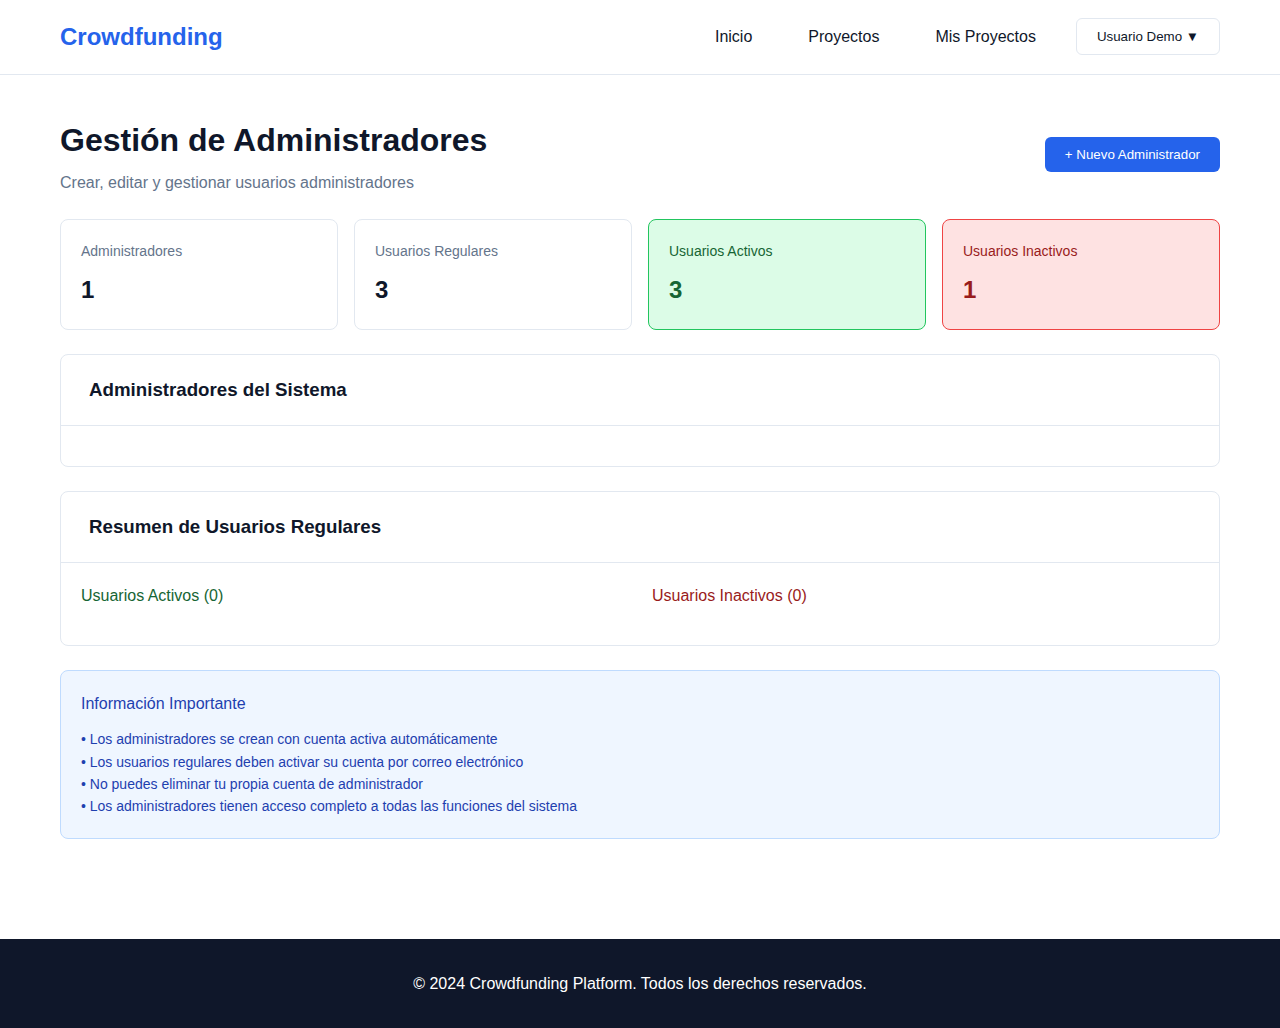
<file: admin-users.html>
<!DOCTYPE html>
<html lang="es">
<head>
  <meta charset="UTF-8">
  <meta name="viewport" content="width=device-width, initial-scale=1.0">
  <title>Gestión de Usuarios - Admin</title>
  <link rel="stylesheet" href="styles.css">
</head>
<body>
  <header>
    <div class="container">
      <a href="index.html" class="logo">Crowdfunding</a>
      <nav id="mainNav"></nav>
    </div>
  </header>

  <main>
    <div class="container">
      <div class="flex justify-between items-center mb-6">
        <div class="flex items-center gap-3">
          <span style="font-size: 32px;" aria-hidden="true"></span>
          <div>
            <h1 style="font-size: 32px; font-weight: 700; margin-bottom: 4px;">Gestión de Administradores</h1>
            <p class="text-muted">Crear, editar y gestionar usuarios administradores</p>
          </div>
        </div>
  <button class="btn btn-primary" onclick="openCreateModal()">+ Nuevo Administrador</button>
      </div>

      <div class="grid grid-cols-4 gap-4 mb-6">
        <div class="card">
          <div class="card-content">
            <div class="text-sm text-muted mb-2">Administradores</div>
            <div style="font-size: 24px; font-weight: 700;" id="adminCount">0</div>
          </div>
        </div>
        <div class="card">
          <div class="card-content">
            <div class="text-sm text-muted mb-2">Usuarios Regulares</div>
            <div style="font-size: 24px; font-weight: 700;" id="userCount">0</div>
          </div>
        </div>
        <div class="card" style="background: #dcfce7; border-color: #22c55e;">
          <div class="card-content">
            <div class="text-sm mb-2" style="color: #166534;">Usuarios Activos</div>
            <div style="font-size: 24px; font-weight: 700; color: #166534;" id="activeCount">0</div>
          </div>
        </div>
        <div class="card" style="background: #fee2e2; border-color: #ef4444;">
          <div class="card-content">
            <div class="text-sm mb-2" style="color: #991b1b;">Usuarios Inactivos</div>
            <div style="font-size: 24px; font-weight: 700; color: #991b1b;" id="inactiveCount">0</div>
          </div>
        </div>
      </div>

      <div class="card mb-6">
        <div class="card-header">
            <h3 style="font-weight: 600; display: flex; align-items: center; gap: 8px;">
            <span aria-hidden="true"></span>
            <span>Administradores del Sistema</span>
          </h3>
        </div>
        <div class="card-content" id="adminsList"></div>
      </div>

      <div class="card">
        <div class="card-header">
            <h3 style="font-weight: 600; display: flex; align-items: center; gap: 8px;">
            <span aria-hidden="true"></span>
            <span>Resumen de Usuarios Regulares</span>
          </h3>
        </div>
        <div class="card-content">
          <div class="grid grid-cols-2 gap-6">
            <div>
              <h4 style="font-weight: 500; margin-bottom: 16px; color: #166534;">Usuarios Activos (<span id="activeUserCount">0</span>)</h4>
              <div id="activeUsersList"></div>
            </div>
            <div>
              <h4 style="font-weight: 500; margin-bottom: 16px; color: #991b1b;">Usuarios Inactivos (<span id="inactiveUserCount">0</span>)</h4>
              <div id="inactiveUsersList"></div>
            </div>
          </div>
        </div>
      </div>

      <div class="card mt-6" style="background: #eff6ff; border-color: #bfdbfe;">
        <div class="card-content">
          <h4 style="font-weight: 500; color: #1e40af; margin-bottom: 12px;">Información Importante</h4>
          <ul class="text-sm" style="color: #1e40af; list-style: none;">
            <li>• Los administradores se crean con cuenta activa automáticamente</li>
            <li>• Los usuarios regulares deben activar su cuenta por correo electrónico</li>
            <li>• No puedes eliminar tu propia cuenta de administrador</li>
            <li>• Los administradores tienen acceso completo a todas las funciones del sistema</li>
          </ul>
        </div>
      </div>
    </div>
  </main>

  <div class="modal" id="userModal">
    <div class="modal-content">
      <div class="modal-header">
        <h2 class="modal-title" id="modalTitle">Crear Nuevo Administrador</h2>
        <button class="modal-close" onclick="closeUserModal()">×</button>
      </div>
      <div>
        <div class="form-group">
          <label class="label">Nombre Completo</label>
          <input type="text" id="userName" class="input" placeholder="Nombre del administrador">
        </div>
        <div class="form-group">
          <label class="label">Correo Electrónico</label>
          <input type="email" id="userEmail" class="input" placeholder="admin@ejemplo.com">
        </div>
        <div class="form-group">
          <label class="label">Contraseña</label>
          <input type="password" id="userPassword" class="input" placeholder="Contraseña temporal">
        </div>
        <div class="flex gap-2">
          <button class="btn btn-primary" style="flex: 1;" onclick="saveUser()">Crear Administrador</button>
          <button class="btn btn-outline" style="flex: 1;" onclick="closeUserModal()">Cancelar</button>
        </div>
      </div>
    </div>
  </div>

  <footer>
    <div class="container">
      <p>&copy; 2024 Crowdfunding Platform. Todos los derechos reservados.</p>
    </div>
  </footer>

  <script src="data.js"></script>
  <script>
  (function(){ if (typeof window.updateNavigation === 'function') return; 
  if (typeof window.logout !== 'function') window.logout = function(){};
    function _getNavUser(){ if (typeof getCurrentUser === 'function'){ try{ const u = getCurrentUser(); if (u) return u; }catch(e){} } return { name: 'Usuario Demo', email: 'demo@ejemplo.com', role: 'user' }; }
    window.updateNavigation = function(){ const nav = document.getElementById('mainNav'); if (!nav) return; const user = _getNavUser(); if (!user){ nav.innerHTML = `<a href="index.html">Inicio</a><a href="projects.html">Proyectos</a><a href="login.html" class="btn btn-primary">Iniciar Sesión</a>`; } else if (user.role === 'admin'){ nav.innerHTML = `<a href="index.html">Inicio</a><a href="projects.html">Proyectos</a><a href="admin-projects.html">Gestión Proyectos</a><a href="admin-users.html">Gestión Usuarios</a><div class="user-menu"><button class="btn btn-outline" onclick="toggleUserMenu()">${user.name} ▼</button><div class="dropdown-menu" id="userDropdown"><span class="dropdown-item" style="font-weight: 600; cursor: default;">Administrador</span><div class="separator" style="margin: 8px 0;"></div><a href="favorites.html" class="dropdown-item">Favoritos</a><a href="my-donations.html" class="dropdown-item">Mis Aportes</a><div class="separator" style="margin: 8px 0;"></div><span class="dropdown-item" onclick="logout()">Cerrar Sesión</span></div></div>`; } else { nav.innerHTML = `<a href="index.html">Inicio</a><a href="projects.html">Proyectos</a><a href="my-projects.html">Mis Proyectos</a><div class="user-menu"><button class="btn btn-outline" onclick="toggleUserMenu()">${user.name} ▼</button><div class="dropdown-menu" id="userDropdown"><span class="dropdown-item" style="font-weight: 600; cursor: default;">${user.email}</span><div class="separator" style="margin: 8px 0;"></div><a href="my-projects.html" class="dropdown-item">Mis Proyectos</a><a href="my-donations.html" class="dropdown-item">Mis Aportes</a><a href="favorites.html" class="dropdown-item">Favoritos</a><div class="separator" style="margin: 8px 0;"></div><span class="dropdown-item" onclick="logout()">Cerrar Sesión</span></div></div>`; } };
    window.toggleUserMenu = function(){ const dropdown = document.getElementById('userDropdown'); if (dropdown) dropdown.classList.toggle('active'); };
    document.addEventListener('click', function(e){ const userMenu = document.querySelector('.user-menu'); const dropdown = document.getElementById('userDropdown'); if (userMenu && dropdown && !userMenu.contains(e.target)) dropdown.classList.remove('active'); });
    window.toggleFavorite = function(projectId){ if (!Array.isArray(window.projects)) return; const p = projects.find(p=>p.id===projectId); if (p) p.isFavorite = !p.isFavorite; };
    window.formatDate = function(dateString){ try{ const d = new Date(dateString); return d.toLocaleDateString('es-ES',{ year: 'numeric', month: 'long', day: 'numeric' }); }catch(e){ return dateString; } };
    window.getDaysLeft = function(deadlineString){ try{ const deadline = new Date(deadlineString); const today = new Date(); const diffTime = deadline - today; return Math.ceil(diffTime/(1000*60*60*24)); }catch(e){ return 0; } };
    window.getStatusBadge = function(status){ const statusMap = { draft: { label: 'Borrador', class: 'badge-secondary' }, under_review: { label: 'En Revisión', class: 'badge-primary' }, published: { label: 'Publicado', class: 'badge-success' }, observed: { label: 'Observado', class: 'badge-warning' }, rejected: { label: 'Rechazado', class: 'badge-destructive' } }; const info = statusMap[status] || { label: status, class: 'badge-secondary' }; return `<span class="badge ${info.class}">${info.label}</span>`; };
    window.getCampaignStatusBadge = function(status){ const statusMap = { not_started: { label: 'No Iniciada', class: 'badge-secondary' }, in_progress: { label: 'En Progreso', class: 'badge-success' }, paused: { label: 'En Pausa', class: 'badge-warning' }, finished: { label: 'Finalizada', class: 'badge-secondary' } }; const info = statusMap[status] || { label: status, class: 'badge-secondary' }; return `<span class="badge ${info.class}">${info.label}</span>`; };
    window.requireAuth = function(){ return true; };
    window.requireAdmin = function(){ return true; };
  })();
  </script>
  <script>
    function initPage() {
      if (!requireAdmin()) return;
      updateNavigation();
      loadData();
    }

    function loadData() {
      const adminUsers = users.filter(u => u.role === 'admin');
      const regularUsers = users.filter(u => u.role === 'user');
      const activeUsers = users.filter(u => u.isActive);
      const inactiveUsers = users.filter(u => !u.isActive);
      const currentUser = getCurrentUser();

      document.getElementById('adminCount').textContent = adminUsers.length;
      document.getElementById('userCount').textContent = regularUsers.length;
      document.getElementById('activeCount').textContent = activeUsers.length;
      document.getElementById('inactiveCount').textContent = inactiveUsers.length;

      const adminsList = document.getElementById('adminsList');
      adminsList.innerHTML = adminUsers.map(user => `
        <div class="flex justify-between items-center mb-4 pb-4" style="border-bottom: 1px solid var(--border);">
          <div class="flex items-center gap-4">
            <div style="width: 40px; height: 40px; background: var(--primary); border-radius: 50%; display: flex; align-items: center; justify-content: center; color: white; font-weight: 600;">
              ${user.name.charAt(0)}
            </div>
            <div>
              <h4 style="font-weight: 600;">${user.name}</h4>
              <div class="flex items-center gap-2 text-sm text-muted">
                <span>${user.email}</span>
                ${user.isActive ? 
                  '<span class="badge badge-success">Activo</span>' : 
                  '<span class="badge badge-secondary">Inactivo</span>'}
                ${user.id === currentUser.id ? 
                  '<span class="badge badge-outline">Tú</span>' : ''}
              </div>
            </div>
          </div>
            <div class="flex gap-2">
            <button class="btn btn-outline btn-sm" ${user.id === currentUser.id ? 'disabled' : ''}>Editar</button>
            <button class="btn btn-outline btn-sm" style="color: var(--destructive);" ${user.id === currentUser.id ? 'disabled' : ''} onclick="deleteAdmin('${user.id}')">Eliminar</button>
          </div>
        </div>
      `).join('');

      const activeUsersFiltered = regularUsers.filter(u => u.isActive);
      const inactiveUsersFiltered = regularUsers.filter(u => !u.isActive);

      document.getElementById('activeUserCount').textContent = activeUsersFiltered.length;
      document.getElementById('inactiveUserCount').textContent = inactiveUsersFiltered.length;

      document.getElementById('activeUsersList').innerHTML = activeUsersFiltered.map(user => `
        <div class="flex justify-between items-center mb-2 p-2" style="background: #dcfce7; border-radius: 6px;">
          <div>
            <span style="font-weight: 500;">${user.name}</span>
            <span class="text-sm text-muted ml-2">${user.email}</span>
          </div>
          <span class="badge badge-success">Activo</span>
        </div>
      `).join('');

      document.getElementById('inactiveUsersList').innerHTML = inactiveUsersFiltered.map(user => `
        <div class="flex justify-between items-center mb-2 p-2" style="background: #fee2e2; border-radius: 6px;">
          <div>
            <span style="font-weight: 500;">${user.name}</span>
            <span class="text-sm text-muted ml-2">${user.email}</span>
          </div>
          <span class="badge badge-secondary">Inactivo</span>
        </div>
      `).join('');
    }

    function openCreateModal() {
      document.getElementById('userModal').classList.add('active');
      document.getElementById('modalTitle').textContent = 'Crear Nuevo Administrador';
      document.getElementById('userName').value = '';
      document.getElementById('userEmail').value = '';
      document.getElementById('userPassword').value = '';
    }

    function closeUserModal() {
      document.getElementById('userModal').classList.remove('active');
    }

    function saveUser() {
      const name = document.getElementById('userName').value;
      const email = document.getElementById('userEmail').value;
      const password = document.getElementById('userPassword').value;

      if (!name || !email || !password) {
        alert('Por favor completa todos los campos');
        return;
      }

      console.log('Crear administrador:', { name, email, password });
      alert('Administrador creado exitosamente');
      closeUserModal();
    }

    function deleteAdmin(userId) {
      const currentUser = getCurrentUser();
      if (userId === currentUser.id) {
        alert('No puedes eliminar tu propia cuenta');
        return;
      }
      
      if (confirm('¿Estás seguro de que quieres eliminar este administrador?')) {
        console.log('Eliminar administrador:', userId);
        alert('Administrador eliminado');
      }
    }

    initPage();
  </script>
</body>
</html>
</file>
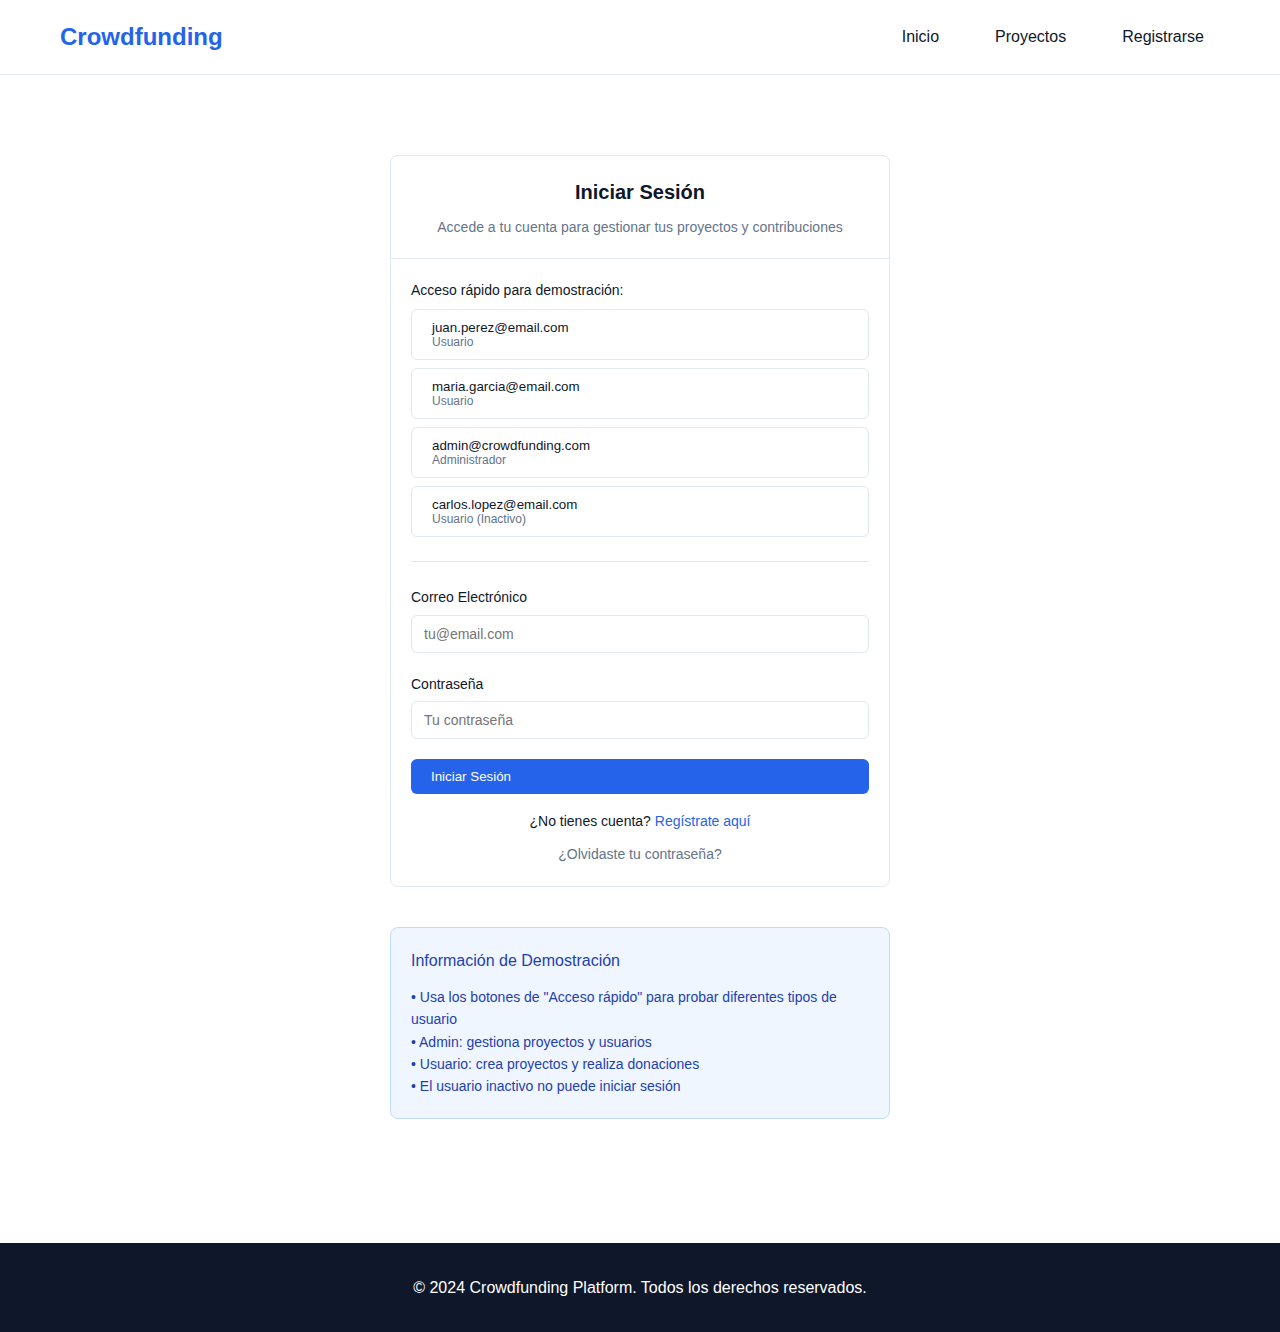
<file: login.html>
<!DOCTYPE html>
<html lang="es">
<head>
  <meta charset="UTF-8">
  <meta name="viewport" content="width=device-width, initial-scale=1.0">
  <title>Iniciar Sesión - Crowdfunding</title>
  <link rel="stylesheet" href="styles.css">
</head>
<body>
  <header>
    <div class="container">
      <a href="index.html" class="logo">Crowdfunding</a>
      <nav>
        <a href="index.html">Inicio</a>
        <a href="projects.html">Proyectos</a>
        <a href="register.html">Registrarse</a>
      </nav>
    </div>
  </header>

  <main>
    <div class="container">
      <div class="card" style="max-width: 500px; margin: 40px auto;">
        <div class="card-header text-center">
          <h1 class="card-title">Iniciar Sesión</h1>
          <p class="text-muted text-sm mt-2">Accede a tu cuenta para gestionar tus proyectos y contribuciones</p>
        </div>
        <div class="card-content">
          <div class="mb-6">
            <p class="text-sm mb-2" style="font-weight: 500;">Acceso rápido para demostración:</p>
            <div class="flex flex-col gap-2">
              <button class="btn btn-outline" onclick="quickLogin('juan.perez@email.com')" style="justify-content: flex-start; text-align: left;">
                <div>
                  <div style="font-weight: 500;">juan.perez@email.com</div>
                  <div class="text-xs text-muted">Usuario</div>
                </div>
              </button>
              <button class="btn btn-outline" onclick="quickLogin('maria.garcia@email.com')" style="justify-content: flex-start; text-align: left;">
                <div>
                  <div style="font-weight: 500;">maria.garcia@email.com</div>
                  <div class="text-xs text-muted">Usuario</div>
                </div>
              </button>
              <button class="btn btn-outline" onclick="quickLogin('admin@crowdfunding.com')" style="justify-content: flex-start; text-align: left;">
                <div>
                  <div style="font-weight: 500;">admin@crowdfunding.com</div>
                  <div class="text-xs text-muted">Administrador</div>
                </div>
              </button>
              <button class="btn btn-outline" onclick="quickLogin('carlos.lopez@email.com')" style="justify-content: flex-start; text-align: left;">
                <div>
                  <div style="font-weight: 500;">carlos.lopez@email.com</div>
                  <div class="text-xs text-muted">Usuario (Inactivo)</div>
                </div>
              </button>
            </div>
          </div>

          <div class="separator"></div>

          <form id="loginForm" onsubmit="handleLogin(event)">
            <div class="form-group">
              <label class="label" for="email">Correo Electrónico</label>
              <input type="email" id="email" class="input" placeholder="tu@email.com" required>
            </div>

            <div class="form-group">
              <label class="label" for="password">Contraseña</label>
              <input type="password" id="password" class="input" placeholder="Tu contraseña" required>
            </div>

            <div id="errorMessage" class="alert alert-error hidden"></div>

            <button type="submit" class="btn btn-primary w-full">Iniciar Sesión</button>
          </form>

          <div class="text-center mt-4">
            <p class="text-sm">
              ¿No tienes cuenta? 
              <a href="register.html" style="color: var(--primary); text-decoration: none; font-weight: 500;">Regístrate aquí</a>
            </p>
          </div>

          <div class="text-center mt-2">
            <a href="#" class="text-sm text-muted" style="text-decoration: none;">¿Olvidaste tu contraseña?</a>
          </div>
        </div>
      </div>

      <div class="card" style="max-width: 500px; margin: 24px auto; background: #eff6ff; border-color: #bfdbfe;">
        <div class="card-content">
          <h4 style="font-weight: 500; color: #1e40af; margin-bottom: 12px;">Información de Demostración</h4>
          <ul class="text-sm" style="color: #1e40af; list-style: none;">
            <li>• Usa los botones de "Acceso rápido" para probar diferentes tipos de usuario</li>
            <li>• Admin: gestiona proyectos y usuarios</li>
            <li>• Usuario: crea proyectos y realiza donaciones</li>
            <li>• El usuario inactivo no puede iniciar sesión</li>
          </ul>
        </div>
      </div>
    </div>
  </main>

  <footer>
    <div class="container">
      <p>&copy; 2024 Crowdfunding Platform. Todos los derechos reservados.</p>
    </div>
  </footer>

  <script src="data.js"></script>
  <script>
    function quickLogin(email) {
      document.getElementById('email').value = email;
      document.getElementById('password').value = '123456';
    }

    function handleLogin(e) {
      e.preventDefault();
      
      const email = document.getElementById('email').value;
      const password = document.getElementById('password').value;
      const errorDiv = document.getElementById('errorMessage');
      
      errorDiv.classList.add('hidden');
      
      const user = users.find(u => u.email === email);
      
      if (!user) {
        errorDiv.textContent = 'Usuario no encontrado';
        errorDiv.classList.remove('hidden');
        return;
      }
      
      if (!user.isActive) {
        errorDiv.textContent = 'Tu cuenta no está activada. Revisa tu email para activarla.';
        errorDiv.classList.remove('hidden');
        return;
      }
      
      if (password.length < 6) {
        errorDiv.textContent = 'La contraseña debe tener al menos 6 caracteres';
        errorDiv.classList.remove('hidden');
        return;
      }
      
      setCurrentUser(user);
      window.location.href = 'index.html';
    }
  </script>
</body>
</html>
</file>
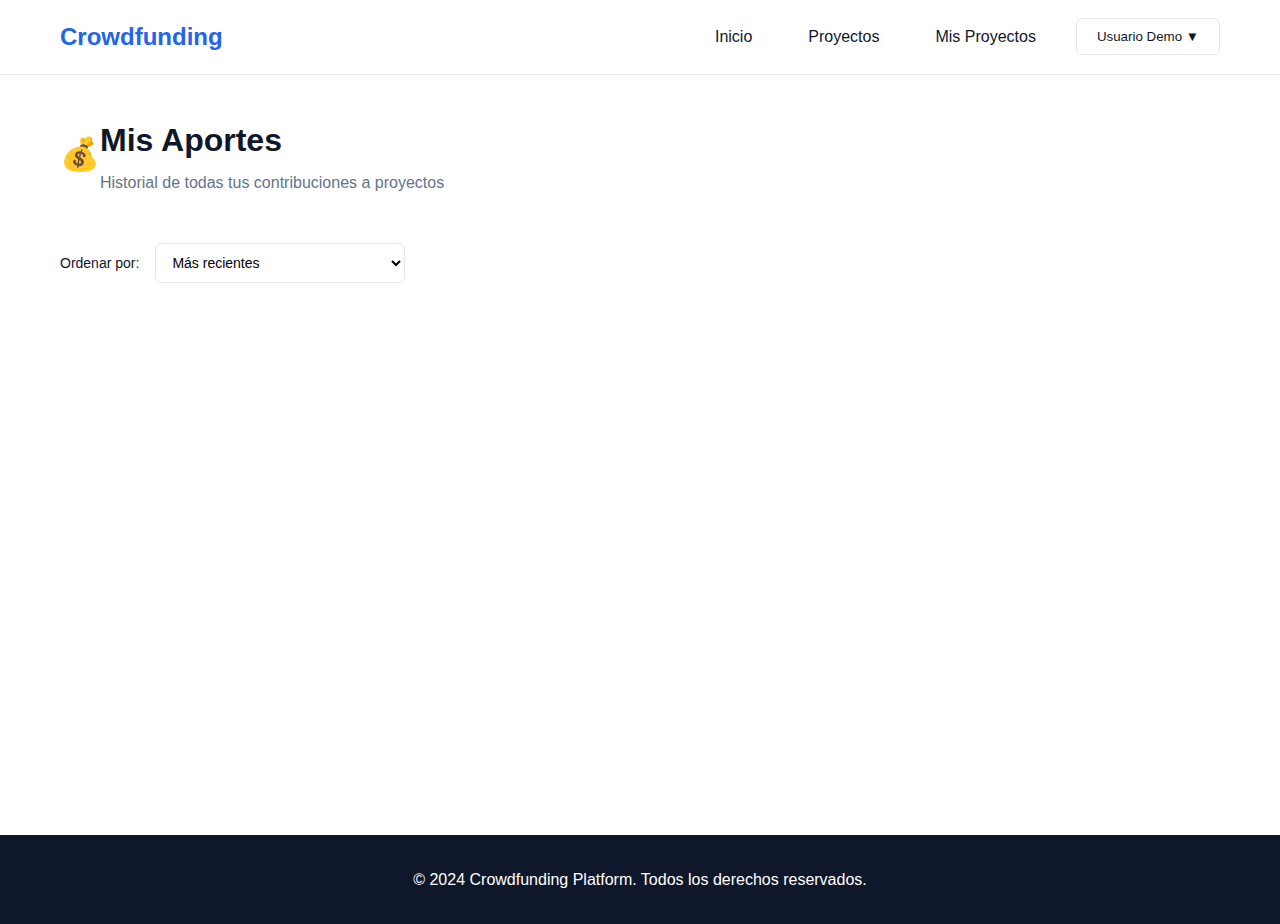
<file: my-donations.html>
<!DOCTYPE html>
<html lang="es">
<head>
  <meta charset="UTF-8">
  <meta name="viewport" content="width=device-width, initial-scale=1.0">
  <title>Mis Aportes - Crowdfunding</title>
  <link rel="stylesheet" href="styles.css">
</head>
<body>
  <header>
    <div class="container">
      <a href="index.html" class="logo">Crowdfunding</a>
      <nav id="mainNav"></nav>
    </div>
  </header>

  <main>
    <div class="container">
      <div class="flex items-center gap-3 mb-6">
        <span style="font-size: 32px;">💰</span>
        <div>
          <h1 style="font-size: 32px; font-weight: 700; margin-bottom: 4px;">Mis Aportes</h1>
          <p class="text-muted">Historial de todas tus contribuciones a proyectos</p>
        </div>
      </div>

      <div class="grid grid-cols-4 gap-4 mb-6" id="statsGrid"></div>

      <div class="flex items-center gap-4 mb-6">
        <span class="text-sm" style="font-weight: 500;">Ordenar por:</span>
        <select id="sortBy" class="select" style="width: 250px;" onchange="loadDonations()">
          <option value="recent">Más recientes</option>
          <option value="amount_high">Cantidad (Mayor a menor)</option>
          <option value="amount_low">Cantidad (Menor a mayor)</option>
          <option value="project">Proyecto (A-Z)</option>
        </select>
      </div>

      <div id="donationsList"></div>
    </div>
  </main>

  <footer>
    <div class="container">
      <p>&copy; 2024 Crowdfunding Platform. Todos los derechos reservados.</p>
    </div>
  </footer>

  <script src="data.js"></script>
  <script>
  (function(){ if (typeof window.updateNavigation === 'function') return; 
  if (typeof window.logout !== 'function') window.logout = function(){};
    function _getNavUser(){ if (typeof getCurrentUser === 'function'){ try{ const u = getCurrentUser(); if (u) return u; }catch(e){} } return { name: 'Usuario Demo', email: 'demo@ejemplo.com', role: 'user' }; }
    window.updateNavigation = function(){ const nav = document.getElementById('mainNav'); if (!nav) return; const user = _getNavUser(); if (!user){ nav.innerHTML = `<a href="index.html">Inicio</a><a href="projects.html">Proyectos</a><a href="login.html" class="btn btn-primary">Iniciar Sesión</a>`; } else if (user.role === 'admin'){ nav.innerHTML = `<a href="index.html">Inicio</a><a href="projects.html">Proyectos</a><a href="admin-projects.html">Gestión Proyectos</a><a href="admin-users.html">Gestión Usuarios</a><div class="user-menu"><button class="btn btn-outline" onclick="toggleUserMenu()">${user.name} ▼</button><div class="dropdown-menu" id="userDropdown"><span class="dropdown-item" style="font-weight: 600; cursor: default;">Administrador</span><div class="separator" style="margin: 8px 0;"></div><a href="favorites.html" class="dropdown-item">Favoritos</a><a href="my-donations.html" class="dropdown-item">Mis Aportes</a><div class="separator" style="margin: 8px 0;"></div><span class="dropdown-item" onclick="logout()">Cerrar Sesión</span></div></div>`; } else { nav.innerHTML = `<a href="index.html">Inicio</a><a href="projects.html">Proyectos</a><a href="my-projects.html">Mis Proyectos</a><div class="user-menu"><button class="btn btn-outline" onclick="toggleUserMenu()">${user.name} ▼</button><div class="dropdown-menu" id="userDropdown"><span class="dropdown-item" style="font-weight: 600; cursor: default;">${user.email}</span><div class="separator" style="margin: 8px 0;"></div><a href="my-projects.html" class="dropdown-item">Mis Proyectos</a><a href="my-donations.html" class="dropdown-item">Mis Aportes</a><a href="favorites.html" class="dropdown-item">Favoritos</a><div class="separator" style="margin: 8px 0;"></div><span class="dropdown-item" onclick="logout()">Cerrar Sesión</span></div></div>`; } };
    window.toggleUserMenu = function(){ const dropdown = document.getElementById('userDropdown'); if (dropdown) dropdown.classList.toggle('active'); };
    document.addEventListener('click', function(e){ const userMenu = document.querySelector('.user-menu'); const dropdown = document.getElementById('userDropdown'); if (userMenu && dropdown && !userMenu.contains(e.target)) dropdown.classList.remove('active'); });
    window.toggleFavorite = function(projectId){ if (!Array.isArray(window.projects)) return; const p = projects.find(p=>p.id===projectId); if (p) p.isFavorite = !p.isFavorite; };
    window.formatDate = function(dateString){ try{ const d = new Date(dateString); return d.toLocaleDateString('es-ES',{ year: 'numeric', month: 'long', day: 'numeric' }); }catch(e){ return dateString; } };
    window.getDaysLeft = function(deadlineString){ try{ const deadline = new Date(deadlineString); const today = new Date(); const diffTime = deadline - today; return Math.ceil(diffTime/(1000*60*60*24)); }catch(e){ return 0; } };
    window.getStatusBadge = function(status){ const statusMap = { draft: { label: 'Borrador', class: 'badge-secondary' }, under_review: { label: 'En Revisión', class: 'badge-primary' }, published: { label: 'Publicado', class: 'badge-success' }, observed: { label: 'Observado', class: 'badge-warning' }, rejected: { label: 'Rechazado', class: 'badge-destructive' } }; const info = statusMap[status] || { label: status, class: 'badge-secondary' }; return `<span class="badge ${info.class}">${info.label}</span>`; };
    window.getCampaignStatusBadge = function(status){ const statusMap = { not_started: { label: 'No Iniciada', class: 'badge-secondary' }, in_progress: { label: 'En Progreso', class: 'badge-success' }, paused: { label: 'En Pausa', class: 'badge-warning' }, finished: { label: 'Finalizada', class: 'badge-secondary' } }; const info = statusMap[status] || { label: status, class: 'badge-secondary' }; return `<span class="badge ${info.class}">${info.label}</span>`; };
    window.requireAuth = function(){ return true; };
    window.requireAdmin = function(){ return true; };
  })();
  </script>
  <script>
    function initPage() {
      if (!requireAuth()) return;
      updateNavigation();
      renderStats();
      loadDonations();
    }

    function renderStats() {
      const user = getCurrentUser();
      const userDonations = donations.filter(d => d.userId === user.id);
      const totalAmount = userDonations.reduce((sum, d) => sum + d.amount, 0);
      const uniqueProjects = new Set(userDonations.map(d => d.projectId)).size;
      const avg = userDonations.length > 0 ? Math.round(totalAmount / userDonations.length) : 0;

      document.getElementById('statsGrid').innerHTML = `
        <div class="card" style="background: #dcfce7; border-color: #22c55e;">
          <div class="card-content">
            <div class="text-sm mb-2" style="color: #166534;">Total Aportado</div>
            <div style="font-size: 24px; font-weight: 700; color: #166534;">$${totalAmount.toLocaleString()}</div>
          </div>
        </div>
        <div class="card">
          <div class="card-content">
            <div class="text-sm text-muted mb-2">Total Aportes</div>
            <div style="font-size: 24px; font-weight: 700;">${userDonations.length}</div>
          </div>
        </div>
        <div class="card">
          <div class="card-content">
            <div class="text-sm text-muted mb-2">Proyectos Apoyados</div>
            <div style="font-size: 24px; font-weight: 700;">${uniqueProjects}</div>
          </div>
        </div>
        <div class="card">
          <div class="card-content">
            <div class="text-sm text-muted mb-2">Promedio por Aporte</div>
            <div style="font-size: 24px; font-weight: 700;">$${avg.toLocaleString()}</div>
          </div>
        </div>
      `;
    }

    function loadDonations() {
      const user = getCurrentUser();
      const sortBy = document.getElementById('sortBy').value;
      let userDonations = donations.filter(d => d.userId === user.id);

      userDonations.sort((a, b) => {
        switch (sortBy) {
          case 'recent':
            return new Date(b.date) - new Date(a.date);
          case 'amount_high':
            return b.amount - a.amount;
          case 'amount_low':
            return a.amount - b.amount;
          case 'project':
            return a.projectTitle.localeCompare(b.projectTitle);
          default:
            return 0;
        }
      });

      const container = document.getElementById('donationsList');

      if (userDonations.length === 0) {
        container.innerHTML = `
          <div class="card">
            <div class="card-content text-center" style="padding: 80px 20px;">
              <div style="font-size: 64px; margin-bottom: 16px;">💰</div>
              <h3 style="font-size: 18px; font-weight: 600; margin-bottom: 8px;">No has realizado aportes</h3>
              <p class="text-muted mb-6">Explora proyectos y apoya aquellos que te inspiren para hacer un impacto positivo.</p>
              <a href="projects.html" class="btn btn-primary">📊 Explorar Proyectos</a>
            </div>
          </div>
        `;
        return;
      }

      container.innerHTML = userDonations.map(donation => `
        <div class="card mb-4">
          <div class="card-header">
            <div class="flex justify-between items-start">
              <div>
                <h3 style="font-size: 18px; font-weight: 600; margin-bottom: 8px;">${donation.projectTitle}</h3>
                <div class="flex gap-2">
                  <span class="badge badge-outline">${formatDate(donation.date)}</span>
                </div>
              </div>
              <div class="text-right">
                <div style="font-size: 24px; font-weight: 700; color: #166534;">$${donation.amount.toLocaleString()}</div>
                <div class="text-sm text-muted">Aporte realizado</div>
              </div>
            </div>
          </div>
          <div class="card-content">
            ${donation.message ? `
              <div style="background: var(--muted); padding: 12px; border-radius: 6px; margin-bottom: 16px;">
                <div class="flex gap-2">
                  <span aria-hidden="true"></span>
                  <div>
                    <p class="text-sm" style="font-weight: 500; margin-bottom: 4px;">Tu mensaje:</p>
                    <p class="text-sm" style="font-style: italic;">"${donation.message}"</p>
                  </div>
                </div>
              </div>
            ` : ''}
            <a href="project-detail.html?id=${donation.projectId}" class="btn btn-outline btn-sm">Ver Proyecto</a>
          </div>
        </div>
      `).join('');

      if (userDonations.length > 0) {
        const stats = renderStats();
        const totalAmount = userDonations.reduce((sum, d) => sum + d.amount, 0);
        const uniqueProjects = new Set(userDonations.map(d => d.projectId)).size;
        
        container.innerHTML += `
          <div class="card" style="background: #dcfce7; border-color: #22c55e;">
            <div class="card-content">
              <h3 style="font-weight: 600; color: #166534; margin-bottom: 16px;">¡Gracias por tu apoyo!</h3>
              <p class="text-sm" style="color: #166534;">
                Con tus ${userDonations.length} aportes has contribuido con un total de 
                <span style="font-weight: 700;">$${totalAmount.toLocaleString()}</span> para hacer 
                realidad ${uniqueProjects} proyecto${uniqueProjects !== 1 ? 's' : ''}. 
                Tu apoyo hace la diferencia en la vida de muchas personas.
              </p>
            </div>
          </div>
        `;
      }
    }

    initPage();
  </script>
</body>
</html>
</file>
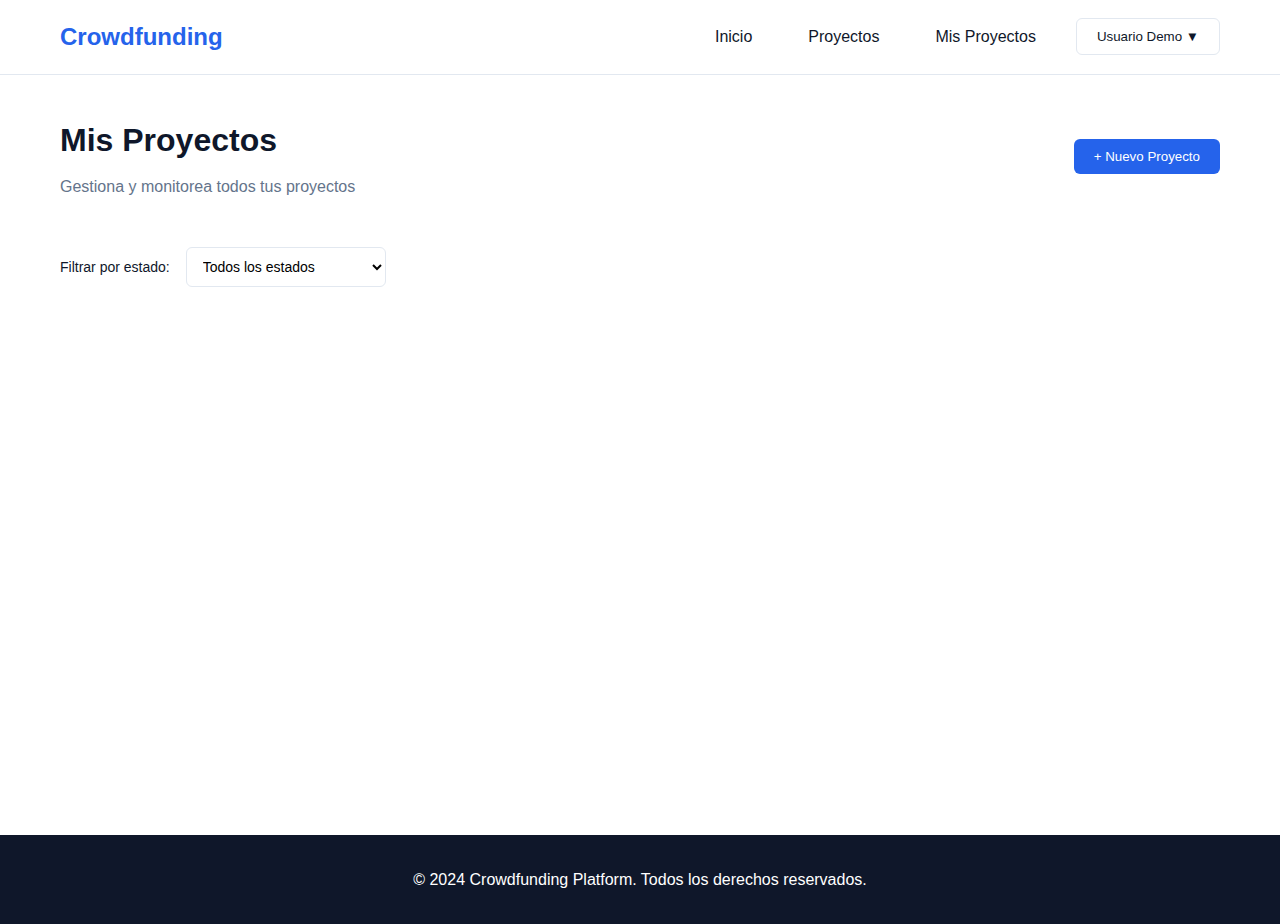
<file: my-projects.html>
<!DOCTYPE html>
<html lang="es">
<head>
  <meta charset="UTF-8">
  <meta name="viewport" content="width=device-width, initial-scale=1.0">
  <title>Mis Proyectos - Crowdfunding</title>
  <link rel="stylesheet" href="styles.css">
</head>
<body>
  <header>
    <div class="container">
      <a href="index.html" class="logo">Crowdfunding</a>
      <nav id="mainNav"></nav>
    </div>
  </header>

  <main>
    <div class="container">
      <div class="flex justify-between items-center mb-6">
        <div>
          <h1 style="font-size: 32px; font-weight: 700; margin-bottom: 8px;">Mis Proyectos</h1>
          <p class="text-muted">Gestiona y monitorea todos tus proyectos</p>
        </div>
  <button class="btn btn-primary">+ Nuevo Proyecto</button>
      </div>

      <div class="grid grid-cols-4 gap-4 mb-6" id="statsGrid"></div>

      <div class="flex items-center gap-4 mb-6">
        <span class="text-sm" style="font-weight: 500;">Filtrar por estado:</span>
        <select id="statusFilter" class="select" style="width: 200px;" onchange="filterProjects()">
          <option value="all">Todos los estados</option>
          <option value="draft">Borrador</option>
          <option value="under_review">En Revisión</option>
          <option value="published">Publicado</option>
          <option value="observed">Observado</option>
          <option value="rejected">Rechazado</option>
        </select>
      </div>

      <div id="projectsList"></div>
    </div>
  </main>

  <footer>
    <div class="container">
      <p>&copy; 2024 Crowdfunding Platform. Todos los derechos reservados.</p>
    </div>
  </footer>

  <script src="data.js"></script>
  <script>
  (function(){ if (typeof window.updateNavigation === 'function') return; 
  if (typeof window.logout !== 'function') window.logout = function(){};
    function _getNavUser(){ if (typeof getCurrentUser === 'function'){ try{ const u = getCurrentUser(); if (u) return u; }catch(e){} } return { name: 'Usuario Demo', email: 'demo@ejemplo.com', role: 'user' }; }
    window.updateNavigation = function(){ const nav = document.getElementById('mainNav'); if (!nav) return; const user = _getNavUser(); if (!user){ nav.innerHTML = `<a href="index.html">Inicio</a><a href="projects.html">Proyectos</a><a href="login.html" class="btn btn-primary">Iniciar Sesión</a>`; } else if (user.role === 'admin'){ nav.innerHTML = `<a href="index.html">Inicio</a><a href="projects.html">Proyectos</a><a href="admin-projects.html">Gestión Proyectos</a><a href="admin-users.html">Gestión Usuarios</a><div class="user-menu"><button class="btn btn-outline" onclick="toggleUserMenu()">${user.name} ▼</button><div class="dropdown-menu" id="userDropdown"><span class="dropdown-item" style="font-weight: 600; cursor: default;">Administrador</span><div class="separator" style="margin: 8px 0;"></div><a href="favorites.html" class="dropdown-item">Favoritos</a><a href="my-donations.html" class="dropdown-item">Mis Aportes</a><div class="separator" style="margin: 8px 0;"></div><span class="dropdown-item" onclick="logout()">Cerrar Sesión</span></div></div>`; } else { nav.innerHTML = `<a href="index.html">Inicio</a><a href="projects.html">Proyectos</a><a href="my-projects.html">Mis Proyectos</a><div class="user-menu"><button class="btn btn-outline" onclick="toggleUserMenu()">${user.name} ▼</button><div class="dropdown-menu" id="userDropdown"><span class="dropdown-item" style="font-weight: 600; cursor: default;">${user.email}</span><div class="separator" style="margin: 8px 0;"></div><a href="my-projects.html" class="dropdown-item">Mis Proyectos</a><a href="my-donations.html" class="dropdown-item">Mis Aportes</a><a href="favorites.html" class="dropdown-item">Favoritos</a><div class="separator" style="margin: 8px 0;"></div><span class="dropdown-item" onclick="logout()">Cerrar Sesión</span></div></div>`; } };
    window.toggleUserMenu = function(){ const dropdown = document.getElementById('userDropdown'); if (dropdown) dropdown.classList.toggle('active'); };
    document.addEventListener('click', function(e){ const userMenu = document.querySelector('.user-menu'); const dropdown = document.getElementById('userDropdown'); if (userMenu && dropdown && !userMenu.contains(e.target)) dropdown.classList.remove('active'); });
    window.toggleFavorite = function(projectId){ if (!Array.isArray(window.projects)) return; const p = projects.find(p=>p.id===projectId); if (p) p.isFavorite = !p.isFavorite; };
    window.formatDate = function(dateString){ try{ const d = new Date(dateString); return d.toLocaleDateString('es-ES',{ year: 'numeric', month: 'long', day: 'numeric' }); }catch(e){ return dateString; } };
    window.getDaysLeft = function(deadlineString){ try{ const deadline = new Date(deadlineString); const today = new Date(); const diffTime = deadline - today; return Math.ceil(diffTime/(1000*60*60*24)); }catch(e){ return 0; } };
    window.getStatusBadge = function(status){ const statusMap = { draft: { label: 'Borrador', class: 'badge-secondary' }, under_review: { label: 'En Revisión', class: 'badge-primary' }, published: { label: 'Publicado', class: 'badge-success' }, observed: { label: 'Observado', class: 'badge-warning' }, rejected: { label: 'Rechazado', class: 'badge-destructive' } }; const info = statusMap[status] || { label: status, class: 'badge-secondary' }; return `<span class="badge ${info.class}">${info.label}</span>`; };
    window.getCampaignStatusBadge = function(status){ const statusMap = { not_started: { label: 'No Iniciada', class: 'badge-secondary' }, in_progress: { label: 'En Progreso', class: 'badge-success' }, paused: { label: 'En Pausa', class: 'badge-warning' }, finished: { label: 'Finalizada', class: 'badge-secondary' } }; const info = statusMap[status] || { label: status, class: 'badge-secondary' }; return `<span class="badge ${info.class}">${info.label}</span>`; };
    window.requireAuth = function(){ return true; };
    window.requireAdmin = function(){ return true; };
  })();
  </script>
  <script>
    function initPage() {
      if (!requireAuth()) return;
      updateNavigation();
      renderStats();
      filterProjects();
    }

    function renderStats() {
      const user = getCurrentUser();
      const userProjects = projects.filter(p => p.ownerId === user.id);
      const published = userProjects.filter(p => p.status === 'published').length;
      const totalRaised = userProjects.reduce((sum, p) => sum + p.currentAmount, 0);
      const totalGoal = userProjects.reduce((sum, p) => sum + p.fundingGoal, 0);

      document.getElementById('statsGrid').innerHTML = `
        <div class="card">
          <div class="card-content">
            <div class="text-sm text-muted mb-2">Total Proyectos</div>
            <div style="font-size: 24px; font-weight: 700;">${userProjects.length}</div>
          </div>
        </div>
        <div class="card">
          <div class="card-content">
            <div class="text-sm text-muted mb-2">Publicados</div>
            <div style="font-size: 24px; font-weight: 700;">${published}</div>
          </div>
        </div>
        <div class="card">
          <div class="card-content">
            <div class="text-sm text-muted mb-2">Total Recaudado</div>
            <div style="font-size: 24px; font-weight: 700;">$${totalRaised.toLocaleString()}</div>
          </div>
        </div>
        <div class="card">
          <div class="card-content">
            <div class="text-sm text-muted mb-2">Meta Total</div>
            <div style="font-size: 24px; font-weight: 700;">$${totalGoal.toLocaleString()}</div>
          </div>
        </div>
      `;
    }

    function filterProjects() {
      const user = getCurrentUser();
      const statusFilter = document.getElementById('statusFilter').value;
      let userProjects = projects.filter(p => p.ownerId === user.id);

      if (statusFilter !== 'all') {
        userProjects = userProjects.filter(p => p.status === statusFilter);
      }

      const container = document.getElementById('projectsList');
      
      if (userProjects.length === 0) {
        container.innerHTML = `
          <div class="card">
            <div class="card-content text-center" style="padding: 80px 20px;">
              <p class="text-muted mb-4">
                ${statusFilter === 'all' ? 'No tienes proyectos creados todavía.' : 'No tienes proyectos con este estado.'}
              </p>
              <button class="btn btn-primary">+ Crear mi Primer Proyecto</button>
            </div>
          </div>
        `;
        return;
      }

      container.innerHTML = userProjects.map(project => {
        const progress = (project.currentAmount / project.fundingGoal * 100).toFixed(1);
        const projectDonations = donations.filter(d => d.projectId === project.id);
        const daysLeft = getDaysLeft(project.deadline);

        return `
          <div class="card mb-4">
            <div class="card-header">
              <div class="flex justify-between items-start">
                <div style="flex: 1;">
                  <div class="flex items-center gap-2 mb-2">
                    <h3 style="font-size: 18px; font-weight: 600;">${project.title}</h3>
                    ${getStatusBadge(project.status)}
                    ${project.status === 'published' ? getCampaignStatusBadge(project.campaignStatus) : ''}
                  </div>
                  ${project.observations ? `
                    <div class="alert alert-warning mt-2">
                      <p class="text-sm" style="font-weight: 500; margin-bottom: 4px;">Observaciones:</p>
                      ${project.observations.map(obs => `<p class="text-sm">• ${obs}</p>`).join('')}
                    </div>
                  ` : ''}
                </div>
                <img src="${project.image}" alt="${project.title}" style="width: 80px; height: 80px; object-fit: cover; border-radius: 6px;">
              </div>
            </div>
            <div class="card-content">
              <div class="mb-4">
                <div class="flex justify-between text-sm mb-2">
                  <span>Progreso de financiación</span>
                  <span>${progress}%</span>
                </div>
                <div class="progress" style="height: 8px;">
                  <div class="progress-bar" style="width: ${progress}%"></div>
                </div>
                <div class="flex justify-between text-sm text-muted mt-2">
                  <span>$${project.currentAmount.toLocaleString()} recaudados</span>
                  <span>Meta: $${project.fundingGoal.toLocaleString()}</span>
                </div>
              </div>

              <div class="grid grid-cols-3 gap-4 text-sm mb-4">
                <div>
                  <div class="text-muted">Contribuidores</div>
                  <div style="font-weight: 600;">${projectDonations.length}</div>
                </div>
                <div>
                  <div class="text-muted">Días restantes</div>
                  <div style="font-weight: 600;">${daysLeft > 0 ? daysLeft : 'Finalizado'}</div>
                </div>
                <div>
                  <div class="text-muted">Categoría</div>
                  <div style="font-weight: 600;">${project.category}</div>
                </div>
              </div>

              <div class="flex gap-2 flex-wrap">
                <a href="project-detail.html?id=${project.id}" class="btn btn-outline btn-sm">Ver Detalle</a>
                ${project.status === 'draft' || project.status === 'observed' ? `
                  <button class="btn btn-outline btn-sm">Editar</button>
                ` : ''}
                ${project.status === 'draft' ? `
                  <button class="btn btn-outline btn-sm">Enviar para Revisión</button>
                  <button class="btn btn-outline btn-sm" style="color: var(--destructive);">Eliminar</button>
                ` : ''}
              </div>
            </div>
          </div>
        `;
      }).join('');
    }

    initPage();
  </script>
</body>
</html>
</file>
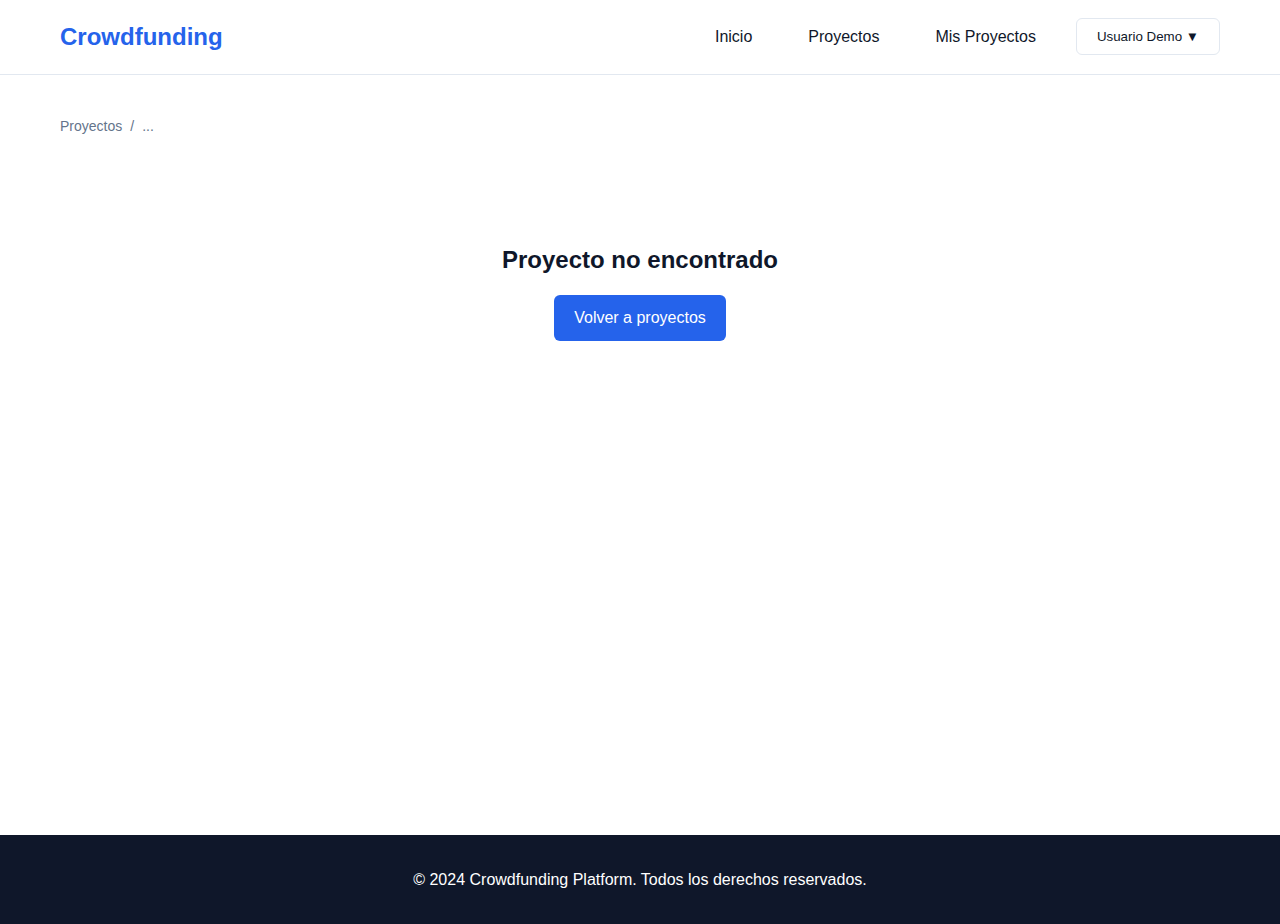
<file: project-detail.html>
<!DOCTYPE html>
<html lang="es">
<head>
  <meta charset="UTF-8">
  <meta name="viewport" content="width=device-width, initial-scale=1.0">
  <title>Detalle del Proyecto - Crowdfunding</title>
  <link rel="stylesheet" href="styles.css">
</head>
<body>
  <header>
    <div class="container">
      <a href="index.html" class="logo">Crowdfunding</a>
      <nav id="mainNav"></nav>
    </div>
  </header>

  <main>
    <div class="container">
      <div class="breadcrumb">
        <a href="projects.html">Proyectos</a>
        <span>/</span>
        <span id="breadcrumbTitle">...</span>
      </div>

      <div id="projectContent"></div>

      <div id="notFound" class="text-center hidden" style="padding: 80px 0;">
        <h2 style="font-size: 24px; font-weight: 600; margin-bottom: 16px;">Proyecto no encontrado</h2>
        <a href="projects.html" class="btn btn-primary">Volver a proyectos</a>
      </div>
    </div>
  </main>

  <div class="modal" id="donationModal">
    <div class="modal-content">
      <div class="modal-header">
        <h2 class="modal-title">Contribuir al Proyecto</h2>
        <button class="modal-close" onclick="closeDonationModal()">×</button>
      </div>
      <div>
        <div class="form-group">
          <label class="label">Cantidad a contribuir</label>
          <input type="number" id="donationAmount" class="input" placeholder="0" min="1">
        </div>

        <div class="form-group">
          <label class="label">Cantidades sugeridas</label>
          <div class="grid grid-cols-3 gap-2">
            <button class="btn btn-outline btn-sm" onclick="setAmount(50)">$50</button>
            <button class="btn btn-outline btn-sm" onclick="setAmount(100)">$100</button>
            <button class="btn btn-outline btn-sm" onclick="setAmount(250)">$250</button>
            <button class="btn btn-outline btn-sm" onclick="setAmount(500)">$500</button>
            <button class="btn btn-outline btn-sm" onclick="setAmount(1000)">$1000</button>
          </div>
        </div>

        <div class="form-group">
          <label class="label">Mensaje (opcional)</label>
          <textarea id="donationMessage" class="textarea" rows="3" placeholder="Deja un mensaje de apoyo..."></textarea>
        </div>

        <div class="flex gap-2">
          <button class="btn btn-outline" style="flex: 1;" onclick="closeDonationModal()">Cancelar</button>
          <button class="btn btn-primary" style="flex: 1;" onclick="submitDonation()">Contribuir <span id="donationAmountBtn">$0</span></button>
        </div>
      </div>
    </div>
  </div>

  <footer>
    <div class="container">
      <p>&copy; 2024 Crowdfunding Platform. Todos los derechos reservados.</p>
    </div>
  </footer>

  <script src="data.js"></script>
  <script>
  (function(){ if (typeof window.updateNavigation === 'function') return; 
  if (typeof window.logout !== 'function') window.logout = function(){};
    function _getNavUser(){ if (typeof getCurrentUser === 'function'){ try{ const u = getCurrentUser(); if (u) return u; }catch(e){} } return { name: 'Usuario Demo', email: 'demo@ejemplo.com', role: 'user' }; }
    window.updateNavigation = function(){ const nav = document.getElementById('mainNav'); if (!nav) return; const user = _getNavUser(); if (!user){ nav.innerHTML = `<a href="index.html">Inicio</a><a href="projects.html">Proyectos</a><a href="login.html" class="btn btn-primary">Iniciar Sesión</a>`; } else if (user.role === 'admin'){ nav.innerHTML = `<a href="index.html">Inicio</a><a href="projects.html">Proyectos</a><a href="admin-projects.html">Gestión Proyectos</a><a href="admin-users.html">Gestión Usuarios</a><div class="user-menu"><button class="btn btn-outline" onclick="toggleUserMenu()">${user.name} ▼</button><div class="dropdown-menu" id="userDropdown"><span class="dropdown-item" style="font-weight: 600; cursor: default;">Administrador</span><div class="separator" style="margin: 8px 0;"></div><a href="favorites.html" class="dropdown-item">Favoritos</a><a href="my-donations.html" class="dropdown-item">Mis Aportes</a><div class="separator" style="margin: 8px 0;"></div><span class="dropdown-item" onclick="logout()">Cerrar Sesión</span></div></div>`; } else { nav.innerHTML = `<a href="index.html">Inicio</a><a href="projects.html">Proyectos</a><a href="my-projects.html">Mis Proyectos</a><div class="user-menu"><button class="btn btn-outline" onclick="toggleUserMenu()">${user.name} ▼</button><div class="dropdown-menu" id="userDropdown"><span class="dropdown-item" style="font-weight: 600; cursor: default;">${user.email}</span><div class="separator" style="margin: 8px 0;"></div><a href="my-projects.html" class="dropdown-item">Mis Proyectos</a><a href="my-donations.html" class="dropdown-item">Mis Aportes</a><a href="favorites.html" class="dropdown-item">Favoritos</a><div class="separator" style="margin: 8px 0;"></div><span class="dropdown-item" onclick="logout()">Cerrar Sesión</span></div></div>`; } };
    window.toggleUserMenu = function(){ const dropdown = document.getElementById('userDropdown'); if (dropdown) dropdown.classList.toggle('active'); };
    document.addEventListener('click', function(e){ const userMenu = document.querySelector('.user-menu'); const dropdown = document.getElementById('userDropdown'); if (userMenu && dropdown && !userMenu.contains(e.target)) dropdown.classList.remove('active'); });
    window.toggleFavorite = function(projectId){ if (!Array.isArray(window.projects)) return; const p = projects.find(p=>p.id===projectId); if (p) p.isFavorite = !p.isFavorite; };
    window.formatDate = function(dateString){ try{ const d = new Date(dateString); return d.toLocaleDateString('es-ES',{ year: 'numeric', month: 'long', day: 'numeric' }); }catch(e){ return dateString; } };
    window.getDaysLeft = function(deadlineString){ try{ const deadline = new Date(deadlineString); const today = new Date(); const diffTime = deadline - today; return Math.ceil(diffTime/(1000*60*60*24)); }catch(e){ return 0; } };
    window.getStatusBadge = function(status){ const statusMap = { draft: { label: 'Borrador', class: 'badge-secondary' }, under_review: { label: 'En Revisión', class: 'badge-primary' }, published: { label: 'Publicado', class: 'badge-success' }, observed: { label: 'Observado', class: 'badge-warning' }, rejected: { label: 'Rechazado', class: 'badge-destructive' } }; const info = statusMap[status] || { label: status, class: 'badge-secondary' }; return `<span class="badge ${info.class}">${info.label}</span>`; };
    window.getCampaignStatusBadge = function(status){ const statusMap = { not_started: { label: 'No Iniciada', class: 'badge-secondary' }, in_progress: { label: 'En Progreso', class: 'badge-success' }, paused: { label: 'En Pausa', class: 'badge-warning' }, finished: { label: 'Finalizada', class: 'badge-secondary' } }; const info = statusMap[status] || { label: status, class: 'badge-secondary' }; return `<span class="badge ${info.class}">${info.label}</span>`; };
    window.requireAuth = function(){ return true; };
    window.requireAdmin = function(){ return true; };
  })();
  </script>
  <script>
    let currentProject = null;

    function initPage() {
      updateNavigation();
      loadProject();
    }

    function loadProject() {
      const urlParams = new URLSearchParams(window.location.search);
      const projectId = urlParams.get('id');

      if (!projectId) {
        showNotFound();
        return;
      }

      const project = projects.find(p => p.id === projectId);

      if (!project) {
        showNotFound();
        return;
      }

      currentProject = project;
      document.getElementById('breadcrumbTitle').textContent = project.title;
      renderProject(project);
    }

    function showNotFound() {
      document.getElementById('notFound').classList.remove('hidden');
    }

    function renderProject(project) {
      const progress = (project.currentAmount / project.fundingGoal * 100).toFixed(0);
      const daysLeft = getDaysLeft(project.deadline);
      const projectDonations = donations.filter(d => d.projectId === project.id);

      const content = document.getElementById('projectContent');
      content.innerHTML = `
        <div class="grid grid-cols-3 gap-6">
          <div style="grid-column: span 2;">
            <img src="${project.image}" alt="${project.title}" style="width: 100%; height: 400px; object-fit: cover; border-radius: 8px; margin-bottom: 24px;">

            <div class="flex justify-between items-start mb-4">
              <div>
                <span class="badge badge-outline">${project.category}</span>
                <h1 style="font-size: 32px; font-weight: 700; margin: 12px 0 8px;">${project.title}</h1>
                <p class="text-muted">${project.description}</p>
              </div>
              <div class="flex gap-2">
                <button class="btn btn-outline btn-sm" onclick="toggleProjectFavorite()">
                  ${project.isFavorite ? '❤️' : '🤍'}
                </button>
                <button class="btn btn-outline btn-sm">🔗</button>
              </div>
            </div>

            <div class="card mb-6">
              <div class="card-content">
                <div class="flex items-center gap-4">
                  <div style="width: 48px; height: 48px; background: var(--primary); border-radius: 50%; display: flex; align-items: center; justify-content: center; color: white; font-weight: 600;">
                    ${project.ownerName.charAt(0)}
                  </div>
                  <div>
                    <h3 style="font-weight: 600;">${project.ownerName}</h3>
                    <p class="text-sm text-muted">Creador del proyecto</p>
                  </div>
                </div>
              </div>
            </div>

            <div class="card mb-6">
              <div class="card-header">
                <h3 style="font-weight: 600;">Descripción del Proyecto</h3>
              </div>
              <div class="card-content">
                <p style="white-space: pre-line;">${project.detailedDescription || project.description}</p>
              </div>
            </div>

            <div class="card">
              <div class="card-header">
                <h3 style="font-weight: 600;">Contribuidores (${projectDonations.length})</h3>
              </div>
              <div class="card-content">
                ${projectDonations.length === 0 ? `
                  <p class="text-center text-muted" style="padding: 32px 0;">Sé el primero en apoyar este proyecto</p>
                ` : projectDonations.map(donation => `
                  <div style="display: flex; gap: 12px; padding: 12px; background: var(--muted); border-radius: 6px; margin-bottom: 8px;">
                    <div style="width: 32px; height: 32px; background: var(--primary); border-radius: 50%; display: flex; align-items: center; justify-content: center; color: white; font-size: 14px; flex-shrink: 0;">
                      ${donation.userName.charAt(0)}
                    </div>
                    <div style="flex: 1;">
                      <div class="flex justify-between">
                        <h4 style="font-weight: 500;">${donation.userName}</h4>
                        <span style="font-weight: 600; color: var(--primary);">$${donation.amount.toLocaleString()}</span>
                      </div>
                      <p class="text-sm text-muted">${formatDate(donation.date)}</p>
                      ${donation.message ? `<p class="text-sm mt-2" style="font-style: italic;">"${donation.message}"</p>` : ''}
                    </div>
                  </div>
                `).join('')}
              </div>
            </div>
          </div>

          <div>
            <div class="card" style="position: sticky; top: 80px;">
              <div class="card-header text-center">
                <div style="font-size: 32px; font-weight: 700; color: var(--primary); margin-bottom: 8px;">
                  $${project.currentAmount.toLocaleString()}
                </div>
                <div class="text-sm text-muted">de $${project.fundingGoal.toLocaleString()} meta</div>
              </div>
              <div class="card-content">
                <div class="progress mb-6" style="height: 12px;">
                  <div class="progress-bar" style="width: ${progress}%"></div>
                </div>

                <div class="grid grid-cols-2 gap-4 text-center mb-6">
                  <div>
                    <div style="font-size: 24px; font-weight: 700;">${progress}%</div>
                    <div class="text-sm text-muted">Financiado</div>
                  </div>
                  <div>
                    <div style="font-size: 24px; font-weight: 700;">${daysLeft > 0 ? daysLeft : 0}</div>
                    <div class="text-sm text-muted">${daysLeft > 0 ? 'Días restantes' : 'Finalizado'}</div>
                  </div>
                </div>

                <div class="text-center text-sm text-muted mb-6">
                  📅 Termina el ${formatDate(project.deadline)}
                </div>

                <div class="separator mb-6"></div>

                <div id="donationSuccess" class="alert alert-success hidden mb-4">
                  <h4 style="font-weight: 600; margin-bottom: 4px;">¡Gracias por tu aporte!</h4>
                  <p class="text-sm">Tu contribución ha sido procesada exitosamente.</p>
                </div>

                ${project.status !== 'published' ? `
                  <div class="alert alert-warning mb-4">
                    <h4 style="font-weight: 600; margin-bottom: 4px;">Proyecto no disponible</h4>
                    <p class="text-sm">Este proyecto aún no está publicado o está en revisión.</p>
                  </div>
                ` : ''}

                <button 
                  class="btn btn-primary w-full btn-lg" 
                  onclick="openDonationModal()"
                  ${daysLeft <= 0 || project.campaignStatus !== 'in_progress' || project.status !== 'published' ? 'disabled' : ''}>
                  💰 ${daysLeft <= 0 ? 'Campaña Finalizada' : 
                      project.campaignStatus !== 'in_progress' ? 'Campaña No Activa' :
                      project.status !== 'published' ? 'No Disponible' : 'Contribuir Ahora'}
                </button>

                ${!getCurrentUser() ? `
                  <p class="text-xs text-muted text-center mt-2">
                    Necesitas <a href="login.html" style="color: var(--primary); text-decoration: underline;">iniciar sesión</a> para contribuir
                  </p>
                ` : ''}
              </div>
            </div>
          </div>
        </div>
      `;
    }

    function toggleProjectFavorite() {
      if (currentProject) {
        toggleFavorite(currentProject.id);
        loadProject();
      }
    }

    function openDonationModal() {
      const user = getCurrentUser();
      if (!user) {
        window.location.href = 'login.html';
        return;
      }
      document.getElementById('donationModal').classList.add('active');
    }

    function closeDonationModal() {
      document.getElementById('donationModal').classList.remove('active');
      document.getElementById('donationAmount').value = '';
      document.getElementById('donationMessage').value = '';
      updateDonationBtn();
    }

    function setAmount(amount) {
      document.getElementById('donationAmount').value = amount;
      updateDonationBtn();
    }

    document.getElementById('donationAmount').addEventListener('input', updateDonationBtn);

    function updateDonationBtn() {
      const amount = document.getElementById('donationAmount').value || '0';
      document.getElementById('donationAmountBtn').textContent = '$' + amount;
    }

    function submitDonation() {
      const amount = parseFloat(document.getElementById('donationAmount').value);
      const message = document.getElementById('donationMessage').value;

      if (!amount || amount <= 0) {
        alert('Por favor ingresa una cantidad válida');
        return;
      }

      currentProject.currentAmount += amount;
      
      closeDonationModal();
      document.getElementById('donationSuccess').classList.remove('hidden');
      setTimeout(() => {
        document.getElementById('donationSuccess').classList.add('hidden');
      }, 5000);
      
      loadProject();
    }

    initPage();
  </script>
</body>
</html>
</file>
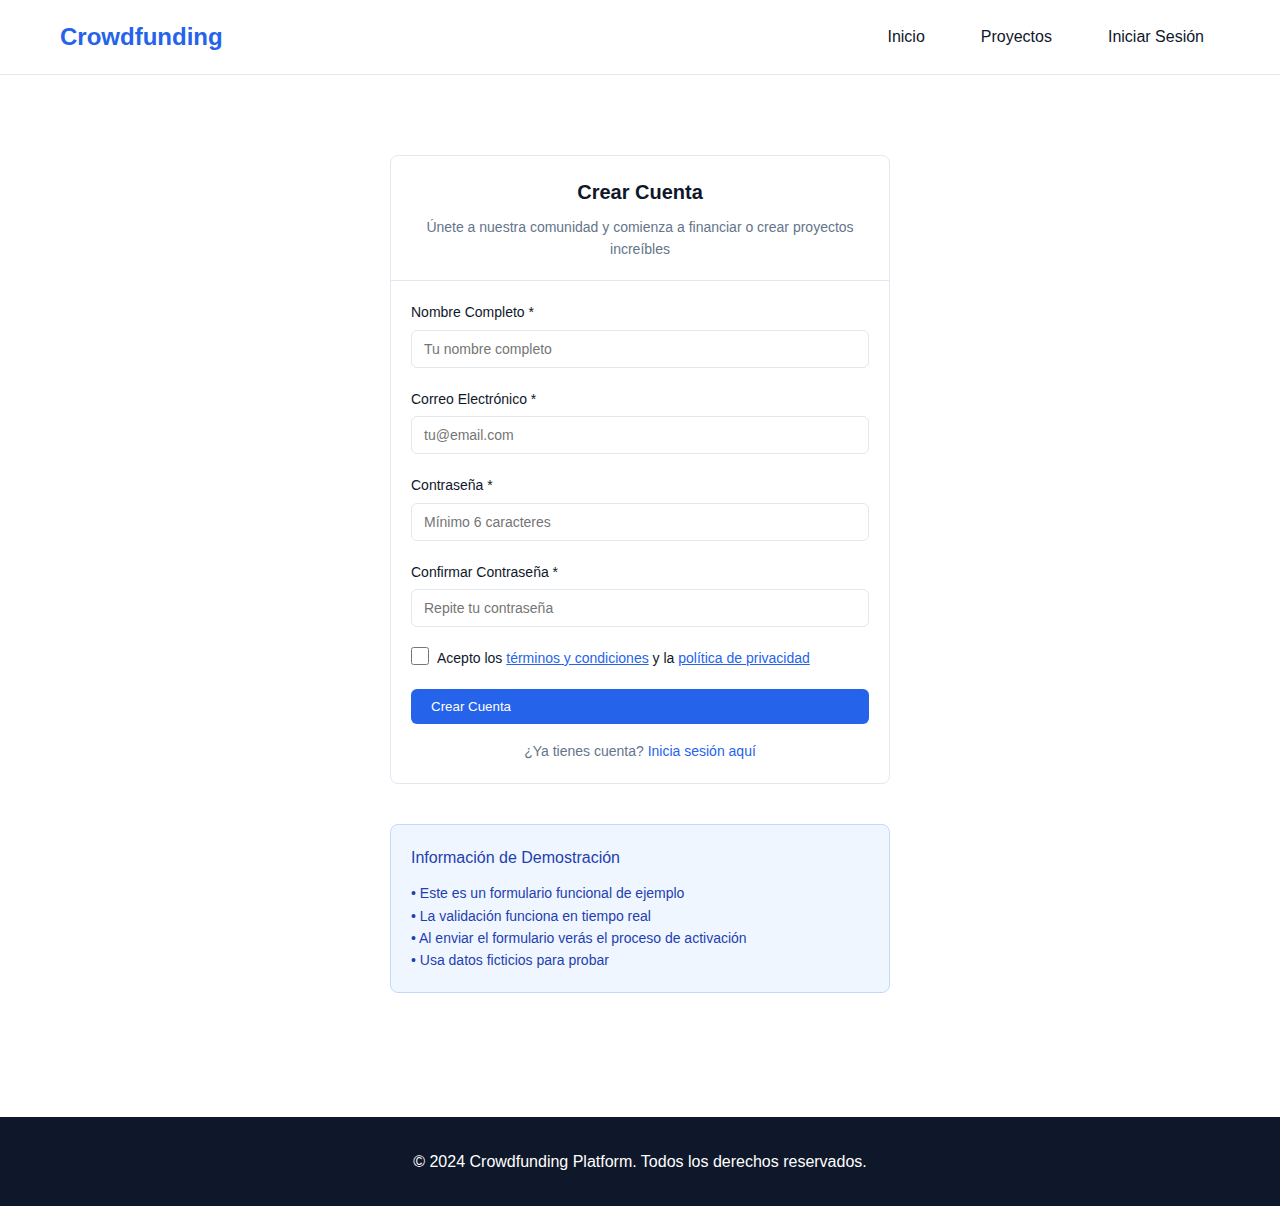
<file: register.html>
<!DOCTYPE html>
<html lang="es">
<head>
  <meta charset="UTF-8">
  <meta name="viewport" content="width=device-width, initial-scale=1.0">
  <title>Registrarse - Crowdfunding</title>
  <link rel="stylesheet" href="styles.css">
</head>
<body>
  <header>
    <div class="container">
      <a href="index.html" class="logo">Crowdfunding</a>
      <nav>
        <a href="index.html">Inicio</a>
        <a href="projects.html">Proyectos</a>
        <a href="login.html">Iniciar Sesión</a>
      </nav>
    </div>
  </header>

  <main>
    <div class="container">
      <div class="card" style="max-width: 500px; margin: 40px auto;" id="registerCard">
        <div class="card-header text-center">
          <h1 class="card-title">Crear Cuenta</h1>
          <p class="text-muted text-sm mt-2">Únete a nuestra comunidad y comienza a financiar o crear proyectos increíbles</p>
        </div>
        <div class="card-content">
          <form id="registerForm" onsubmit="handleRegister(event)">
            <div class="form-group">
              <label class="label" for="fullName">Nombre Completo *</label>
              <input type="text" id="fullName" class="input" placeholder="Tu nombre completo" required>
              <div id="errorFullName" class="error-text hidden"></div>
            </div>

            <div class="form-group">
              <label class="label" for="email">Correo Electrónico *</label>
              <input type="email" id="email" class="input" placeholder="tu@email.com" required>
              <div id="errorEmail" class="error-text hidden"></div>
            </div>

            <div class="form-group">
              <label class="label" for="password">Contraseña *</label>
              <input type="password" id="password" class="input" placeholder="Mínimo 6 caracteres" required>
              <div id="errorPassword" class="error-text hidden"></div>
            </div>

            <div class="form-group">
              <label class="label" for="confirmPassword">Confirmar Contraseña *</label>
              <input type="password" id="confirmPassword" class="input" placeholder="Repite tu contraseña" required>
              <div id="errorConfirmPassword" class="error-text hidden"></div>
            </div>

            <div class="form-group">
              <div class="flex gap-2" style="align-items: flex-start;">
                <input type="checkbox" id="terms" class="checkbox" required>
                <label for="terms" class="text-sm">
                  Acepto los 
                  <a href="#" style="color: var(--primary);">términos y condiciones</a>
                  y la 
                  <a href="#" style="color: var(--primary);">política de privacidad</a>
                </label>
              </div>
              <div id="errorTerms" class="error-text hidden"></div>
            </div>

            <button type="submit" class="btn btn-primary w-full">Crear Cuenta</button>
          </form>

          <div class="text-center mt-4">
            <p class="text-sm text-muted">
              ¿Ya tienes cuenta? 
              <a href="login.html" style="color: var(--primary); text-decoration: none; font-weight: 500;">Inicia sesión aquí</a>
            </p>
          </div>
        </div>
      </div>

      <div class="card hidden" style="max-width: 500px; margin: 40px auto;" id="successCard">
        <div class="card-header text-center">
          <div style="width: 64px; height: 64px; background: #dcfce7; border-radius: 50%; display: flex; align-items: center; justify-content: center; margin: 0 auto 16px;">
            <span style="font-size: 32px;">✓</span>
          </div>
          <h1 class="card-title" style="color: #166534;">¡Registro Exitoso!</h1>
        </div>
        <div class="card-content text-center">
          <div class="alert alert-info mb-4">
            <p class="text-sm">Hemos enviado un correo de activación a <strong id="registeredEmail"></strong>. Haz clic en el enlace del correo para activar tu cuenta y poder iniciar sesión.</p>
          </div>
          
          <p class="text-sm text-muted mb-4">¿No recibiste el correo? Revisa tu carpeta de spam o solicita un nuevo enlace.</p>
          
          <button class="btn btn-outline w-full mb-2">Reenviar correo de activación</button>
          <a href="login.html" class="btn btn-primary w-full">Ir a Iniciar Sesión</a>
        </div>
      </div>

      <div class="card" style="max-width: 500px; margin: 24px auto; background: #eff6ff; border-color: #bfdbfe;">
        <div class="card-content">
          <h4 style="font-weight: 500; color: #1e40af; margin-bottom: 12px;">Información de Demostración</h4>
          <ul class="text-sm" style="color: #1e40af; list-style: none;">
            <li>• Este es un formulario funcional de ejemplo</li>
            <li>• La validación funciona en tiempo real</li>
            <li>• Al enviar el formulario verás el proceso de activación</li>
            <li>• Usa datos ficticios para probar</li>
          </ul>
        </div>
      </div>
    </div>
  </main>

  <footer>
    <div class="container">
      <p>&copy; 2024 Crowdfunding Platform. Todos los derechos reservados.</p>
    </div>
  </footer>

  <script src="data.js"></script>
  <script>
    function handleRegister(e) {
      e.preventDefault();
      
      const fullName = document.getElementById('fullName').value;
      const email = document.getElementById('email').value;
      const password = document.getElementById('password').value;
      const confirmPassword = document.getElementById('confirmPassword').value;
      const terms = document.getElementById('terms').checked;
      
      document.querySelectorAll('.error-text').forEach(el => el.classList.add('hidden'));
      
      let hasError = false;
      
      if (!fullName.trim()) {
        document.getElementById('errorFullName').textContent = 'El nombre completo es requerido';
        document.getElementById('errorFullName').classList.remove('hidden');
        hasError = true;
      }
      
      if (!email.trim()) {
        document.getElementById('errorEmail').textContent = 'El correo electrónico es requerido';
        document.getElementById('errorEmail').classList.remove('hidden');
        hasError = true;
      } else if (!/^[^\s@]+@[^\s@]+\.[^\s@]+$/.test(email)) {
        document.getElementById('errorEmail').textContent = 'Ingresa un correo electrónico válido';
        document.getElementById('errorEmail').classList.remove('hidden');
        hasError = true;
      }
      
      if (!password) {
        document.getElementById('errorPassword').textContent = 'La contraseña es requerida';
        document.getElementById('errorPassword').classList.remove('hidden');
        hasError = true;
      } else if (password.length < 6) {
        document.getElementById('errorPassword').textContent = 'La contraseña debe tener al menos 6 caracteres';
        document.getElementById('errorPassword').classList.remove('hidden');
        hasError = true;
      }
      
      if (!confirmPassword) {
        document.getElementById('errorConfirmPassword').textContent = 'Confirma tu contraseña';
        document.getElementById('errorConfirmPassword').classList.remove('hidden');
        hasError = true;
      } else if (password !== confirmPassword) {
        document.getElementById('errorConfirmPassword').textContent = 'Las contraseñas no coinciden';
        document.getElementById('errorConfirmPassword').classList.remove('hidden');
        hasError = true;
      }
      
      if (!terms) {
        document.getElementById('errorTerms').textContent = 'Debes aceptar los términos y condiciones';
        document.getElementById('errorTerms').classList.remove('hidden');
        hasError = true;
      }
      
      if (!hasError) {
        document.getElementById('registeredEmail').textContent = email;
        document.getElementById('registerCard').classList.add('hidden');
        document.getElementById('successCard').classList.remove('hidden');
      }
    }
  </script>
</body>
</html>
</file>
<file: styles.css>
:root {
  --primary: #2563eb;
  --primary-dark: #1e40af;
  --secondary: #64748b;
  --background: #ffffff;
  --foreground: #0f172a;
  --muted: #f1f5f9;
  --muted-foreground: #64748b;
  --border: #e2e8f0;
  --destructive: #ef4444;
  --success: #22c55e;
  --warning: #f59e0b;
}

* {
  margin: 0;
  padding: 0;
  box-sizing: border-box;
}

body {
  font-family: -apple-system, BlinkMacSystemFont, 'Segoe UI', Roboto, 'Helvetica Neue', Arial, sans-serif;
  color: var(--foreground);
  background: var(--background);
  line-height: 1.6;
}

.container {
  max-width: 1200px;
  margin: 0 auto;
  padding: 0 20px;
}

header {
  background: var(--background);
  border-bottom: 1px solid var(--border);
  padding: 16px 0;
  position: sticky;
  top: 0;
  z-index: 100;
}

header .container {
  display: flex;
  justify-content: space-between;
  align-items: center;
}

.logo {
  font-size: 24px;
  font-weight: 700;
  color: var(--primary);
  text-decoration: none;
}

nav {
  display: flex;
  gap: 24px;
  align-items: center;
}

nav a {
  text-decoration: none;
  color: var(--foreground);
  font-weight: 500;
  padding: 8px 16px;
  border-radius: 6px;
  transition: background 0.2s;
}

nav a:hover {
  background: var(--muted);
}

nav a.active {
  background: var(--primary);
  color: white;
}

.btn {
  display: inline-flex;
  align-items: center;
  gap: 8px;
  padding: 10px 20px;
  border: none;
  border-radius: 6px;
  cursor: pointer;
  font-weight: 500;
  transition: all 0.2s;
  text-decoration: none;
}

.btn-primary {
  background: var(--primary);
  color: white;
}

.btn-primary:hover {
  background: var(--primary-dark);
}

.btn-outline {
  background: transparent;
  border: 1px solid var(--border);
  color: var(--foreground);
}

.btn-outline:hover {
  background: var(--muted);
}

.btn-destructive {
  background: var(--destructive);
  color: white;
}

.btn-sm {
  padding: 6px 12px;
  font-size: 14px;
}

.btn-lg {
  padding: 14px 28px;
  font-size: 18px;
}

.card {
  background: white;
  border: 1px solid var(--border);
  border-radius: 8px;
  overflow: hidden;
}

.card-header {
  padding: 20px;
  border-bottom: 1px solid var(--border);
}

.card-content {
  padding: 20px;
}

.card-title {
  font-size: 20px;
  font-weight: 600;
}

.badge {
  display: inline-block;
  padding: 4px 12px;
  border-radius: 9999px;
  font-size: 12px;
  font-weight: 500;
}

.badge-primary {
  background: var(--primary);
  color: white;
}

.badge-secondary {
  background: var(--muted);
  color: var(--muted-foreground);
}

.badge-success {
  background: #dcfce7;
  color: #166534;
}

.badge-destructive {
  background: #fee2e2;
  color: #991b1b;
}

.badge-warning {
  background: #fef3c7;
  color: #92400e;
}

.badge-outline {
  background: transparent;
  border: 1px solid var(--border);
  color: var(--foreground);
}

.input {
  width: 100%;
  padding: 10px 12px;
  border: 1px solid var(--border);
  border-radius: 6px;
  font-size: 14px;
  transition: border 0.2s;
}

.input:focus {
  outline: none;
  border-color: var(--primary);
}

.textarea {
  width: 100%;
  padding: 10px 12px;
  border: 1px solid var(--border);
  border-radius: 6px;
  font-size: 14px;
  font-family: inherit;
  resize: vertical;
}

.textarea:focus {
  outline: none;
  border-color: var(--primary);
}

.select {
  width: 100%;
  padding: 10px 12px;
  border: 1px solid var(--border);
  border-radius: 6px;
  background: white;
  font-size: 14px;
  cursor: pointer;
}

.label {
  display: block;
  font-size: 14px;
  font-weight: 500;
  margin-bottom: 6px;
}

.grid {
  display: grid;
  gap: 24px;
}

.grid-cols-1 {
  grid-template-columns: repeat(1, 1fr);
}

.grid-cols-2 {
  grid-template-columns: repeat(2, 1fr);
}

.grid-cols-3 {
  grid-template-columns: repeat(3, 1fr);
}

.grid-cols-4 {
  grid-template-columns: repeat(4, 1fr);
}

@media (max-width: 768px) {
  .grid-cols-2,
  .grid-cols-3,
  .grid-cols-4 {
    grid-template-columns: 1fr;
  }
}

.progress {
  width: 100%;
  height: 8px;
  background: var(--muted);
  border-radius: 9999px;
  overflow: hidden;
}

.progress-bar {
  height: 100%;
  background: var(--primary);
  transition: width 0.3s;
}

.hero {
  text-align: center;
  padding: 80px 0;
}

.hero h1 {
  font-size: 48px;
  font-weight: 700;
  margin-bottom: 24px;
  background: linear-gradient(135deg, var(--primary), #9333ea);
  -webkit-background-clip: text;
  -webkit-text-fill-color: transparent;
}

.hero p {
  font-size: 20px;
  color: var(--muted-foreground);
  max-width: 600px;
  margin: 0 auto 32px;
}

.stats {
  background: var(--muted);
  border-radius: 8px;
  padding: 48px;
  margin: 48px 0;
}

.stat-item {
  text-align: center;
}

.stat-value {
  font-size: 32px;
  font-weight: 700;
  margin-bottom: 8px;
}

.stat-label {
  color: var(--muted-foreground);
  font-size: 14px;
}

.project-card {
  background: white;
  border: 1px solid var(--border);
  border-radius: 8px;
  overflow: hidden;
  transition: box-shadow 0.2s;
}

.project-card:hover {
  box-shadow: 0 10px 30px rgba(0, 0, 0, 0.1);
}

.project-image {
  width: 100%;
  height: 200px;
  object-fit: cover;
}

.project-body {
  padding: 20px;
}

.project-category {
  margin-bottom: 12px;
}

.project-title {
  font-size: 18px;
  font-weight: 600;
  margin-bottom: 8px;
}

.project-description {
  color: var(--muted-foreground);
  font-size: 14px;
  margin-bottom: 16px;
  display: -webkit-box;
  -webkit-line-clamp: 2;
  -webkit-box-orient: vertical;
  overflow: hidden;
}

.project-stats {
  margin-top: 16px;
  display: flex;
  justify-content: space-between;
  font-size: 14px;
}

.modal {
  display: none;
  position: fixed;
  top: 0;
  left: 0;
  width: 100%;
  height: 100%;
  background: rgba(0, 0, 0, 0.5);
  z-index: 1000;
  align-items: center;
  justify-content: center;
}

.modal.active {
  display: flex;
}

.modal-content {
  background: white;
  padding: 32px;
  border-radius: 8px;
  max-width: 500px;
  width: 90%;
  max-height: 90vh;
  overflow-y: auto;
}

.modal-header {
  display: flex;
  justify-content: space-between;
  align-items: center;
  margin-bottom: 20px;
}

.modal-title {
  font-size: 24px;
  font-weight: 600;
}

.modal-close {
  background: none;
  border: none;
  font-size: 24px;
  cursor: pointer;
  color: var(--muted-foreground);
}

.alert {
  padding: 16px;
  border-radius: 6px;
  margin-bottom: 16px;
}

.alert-info {
  background: #dbeafe;
  border: 1px solid #3b82f6;
  color: #1e40af;
}

.alert-success {
  background: #dcfce7;
  border: 1px solid #22c55e;
  color: #166534;
}

.alert-warning {
  background: #fef3c7;
  border: 1px solid #f59e0b;
  color: #92400e;
}

.alert-error {
  background: #fee2e2;
  border: 1px solid #ef4444;
  color: #991b1b;
}

.separator {
  height: 1px;
  background: var(--border);
  margin: 24px 0;
}

.text-center {
  text-align: center;
}

.text-muted {
  color: var(--muted-foreground);
}

.text-sm {
  font-size: 14px;
}

.text-xs {
  font-size: 12px;
}

.mb-2 {
  margin-bottom: 8px;
}

.mb-4 {
  margin-bottom: 16px;
}

.mb-6 {
  margin-bottom: 24px;
}

.mt-2 {
  margin-top: 8px;
}

.mt-4 {
  margin-top: 16px;
}

.mt-6 {
  margin-top: 24px;
}

.flex {
  display: flex;
}

.flex-col {
  flex-direction: column;
}

.items-center {
  align-items: center;
}

.justify-between {
  justify-content: space-between;
}

.gap-2 {
  gap: 8px;
}

.gap-4 {
  gap: 16px;
}

.gap-6 {
  gap: 24px;
}

.w-full {
  width: 100%;
}

.hidden {
  display: none;
}

main {
  padding: 40px 0;
  min-height: calc(100vh - 200px);
}

footer {
  background: var(--foreground);
  color: white;
  padding: 32px 0;
  margin-top: 60px;
  text-align: center;
}

footer a {
  color: white;
  text-decoration: none;
}

footer a:hover {
  text-decoration: underline;
}

.table {
  width: 100%;
  border-collapse: collapse;
}

.table th,
.table td {
  padding: 12px;
  text-align: left;
  border-bottom: 1px solid var(--border);
}

.table th {
  font-weight: 600;
  background: var(--muted);
}

.form-group {
  margin-bottom: 20px;
}

.error-text {
  color: var(--destructive);
  font-size: 14px;
  margin-top: 4px;
}

.success-text {
  color: var(--success);
  font-size: 14px;
  margin-top: 4px;
}

.checkbox {
  width: 18px;
  height: 18px;
  cursor: pointer;
}

.icon {
  width: 20px;
  height: 20px;
  stroke: currentColor;
  fill: none;
  stroke-width: 2;
  stroke-linecap: round;
  stroke-linejoin: round;
}

.icon-sm {
  width: 16px;
  height: 16px;
}

.icon-lg {
  width: 24px;
  height: 24px;
}

.breadcrumb {
  display: flex;
  gap: 8px;
  margin-bottom: 24px;
  font-size: 14px;
  color: var(--muted-foreground);
}

.breadcrumb a {
  color: var(--muted-foreground);
  text-decoration: none;
}

.breadcrumb a:hover {
  color: var(--foreground);
}

.user-menu {
  position: relative;
}

.dropdown-menu {
  display: none;
  position: absolute;
  top: 100%;
  right: 0;
  background: white;
  border: 1px solid var(--border);
  border-radius: 6px;
  box-shadow: 0 4px 12px rgba(0, 0, 0, 0.1);
  min-width: 200px;
  margin-top: 8px;
  z-index: 100;
}

.dropdown-menu.active {
  display: block;
}

.dropdown-item {
  display: block;
  padding: 12px 16px;
  text-decoration: none;
  color: var(--foreground);
  transition: background 0.2s;
  cursor: pointer;
}

.dropdown-item:hover {
  background: var(--muted);
}
</file>
